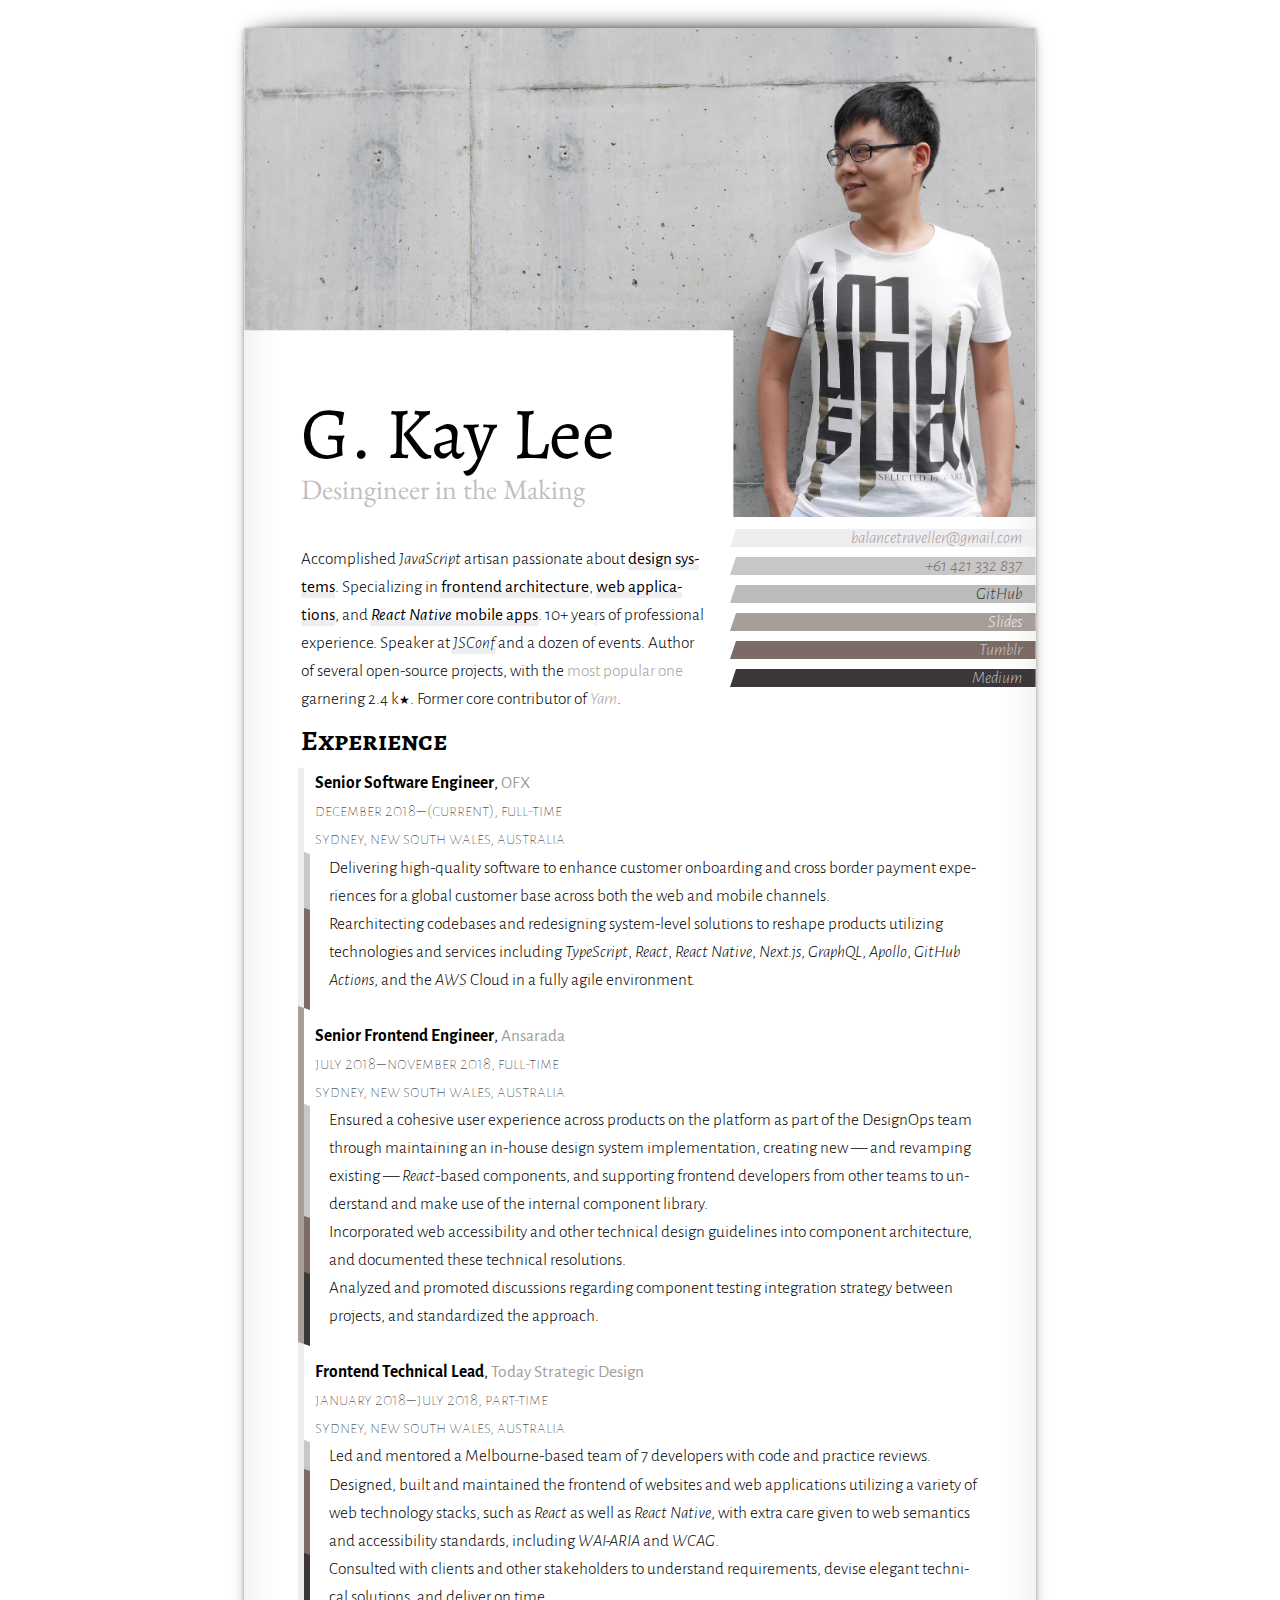
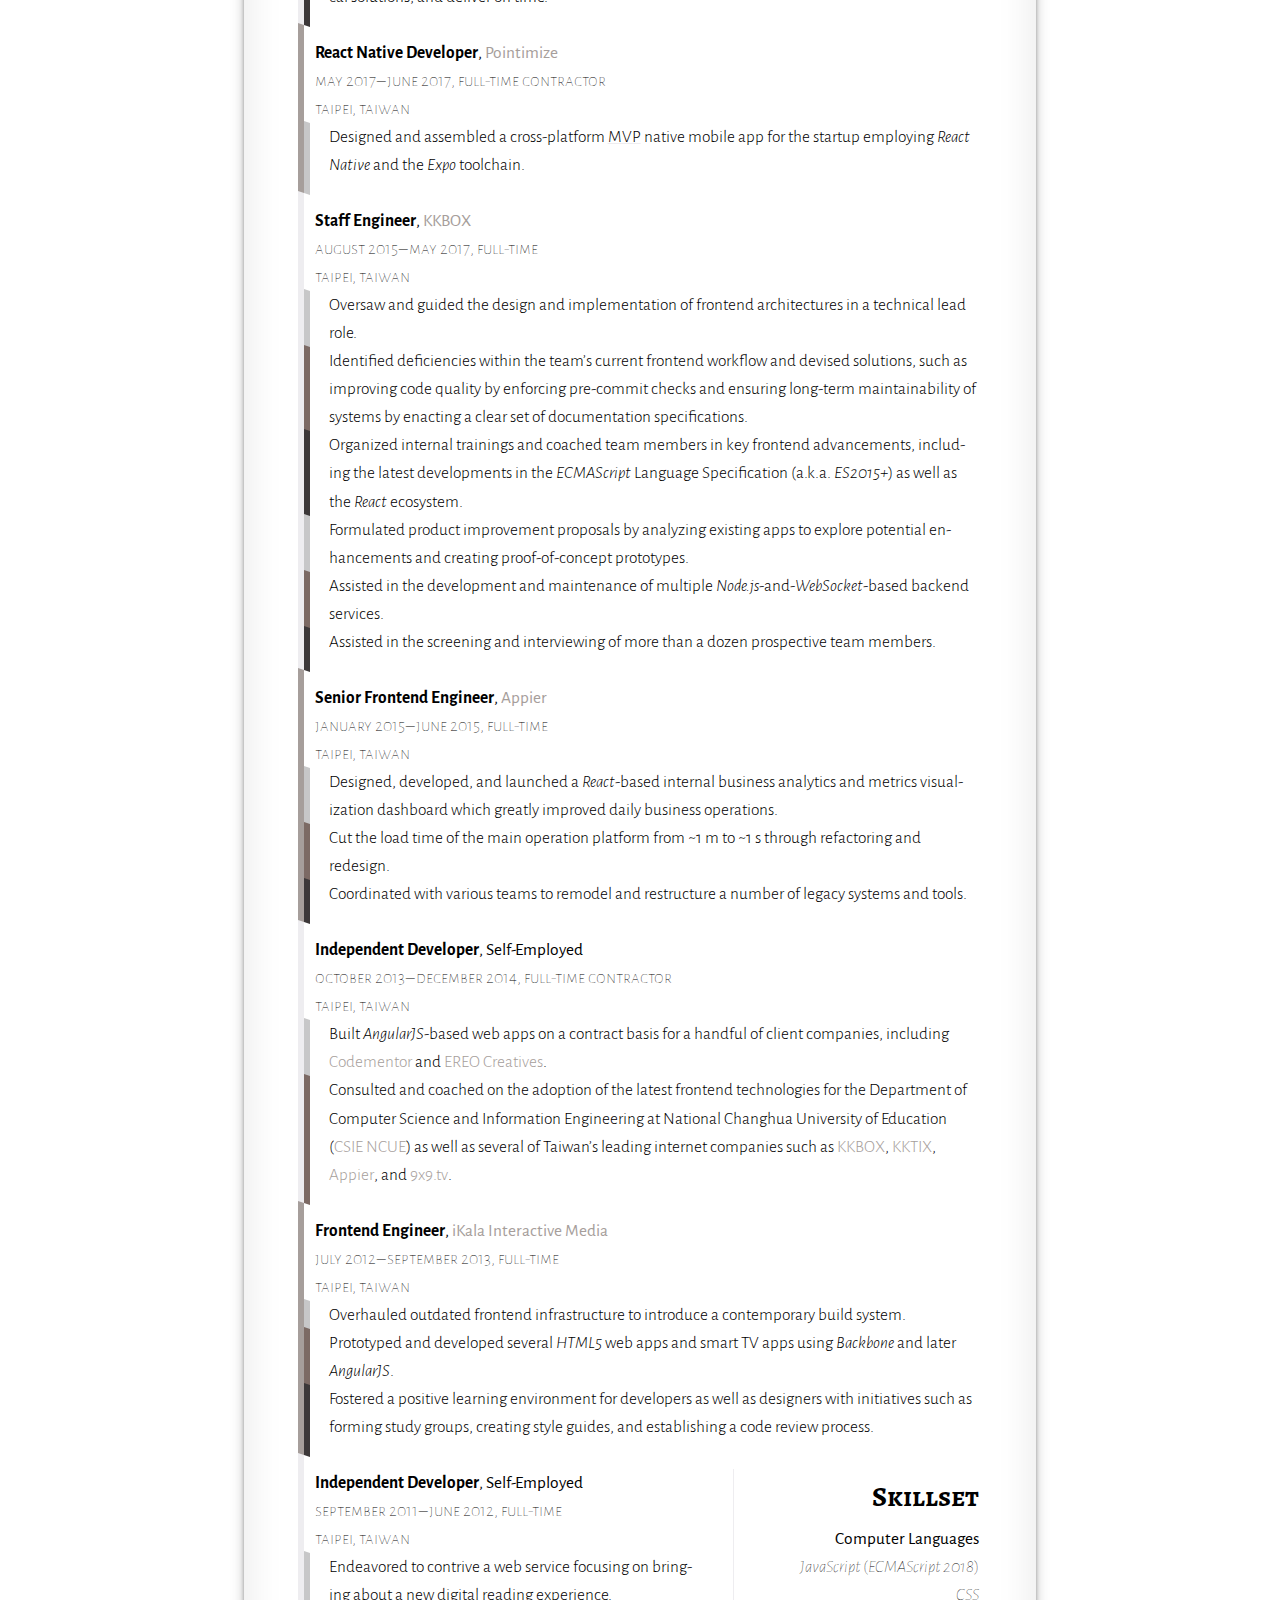
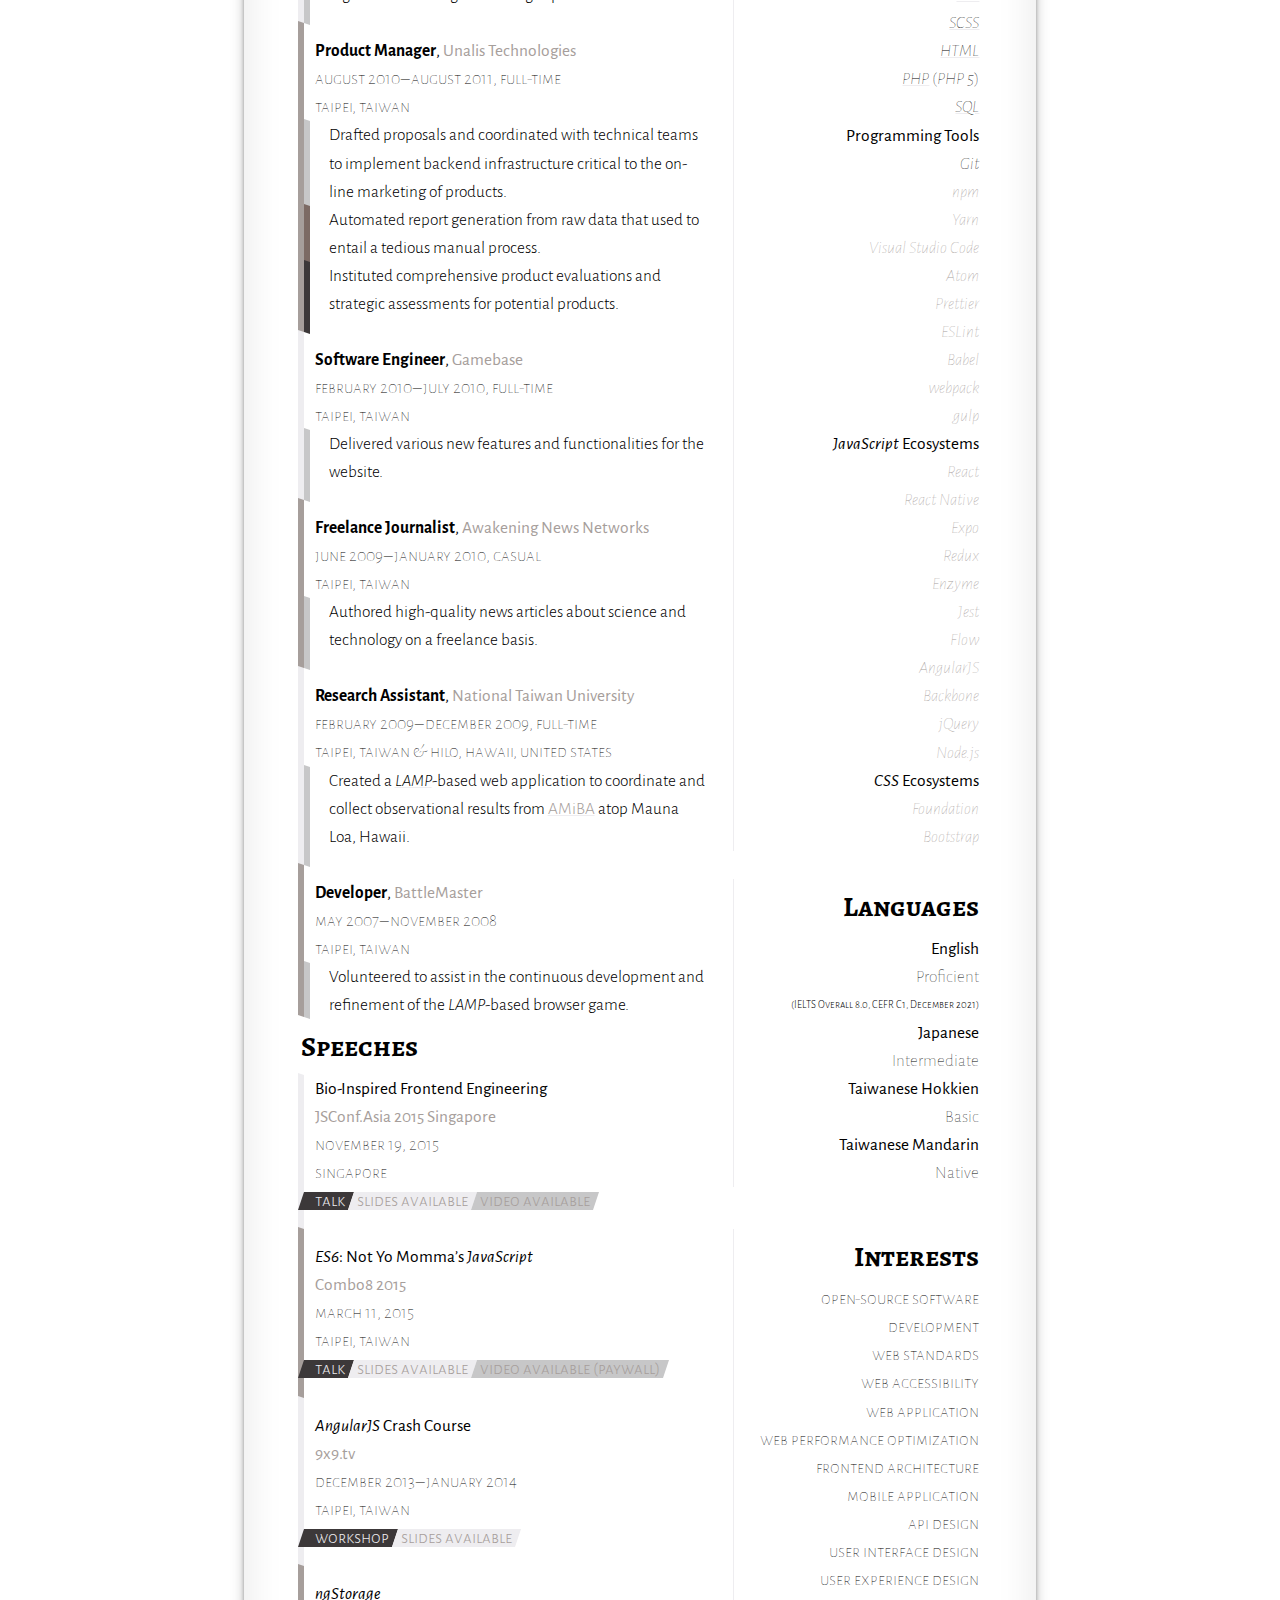
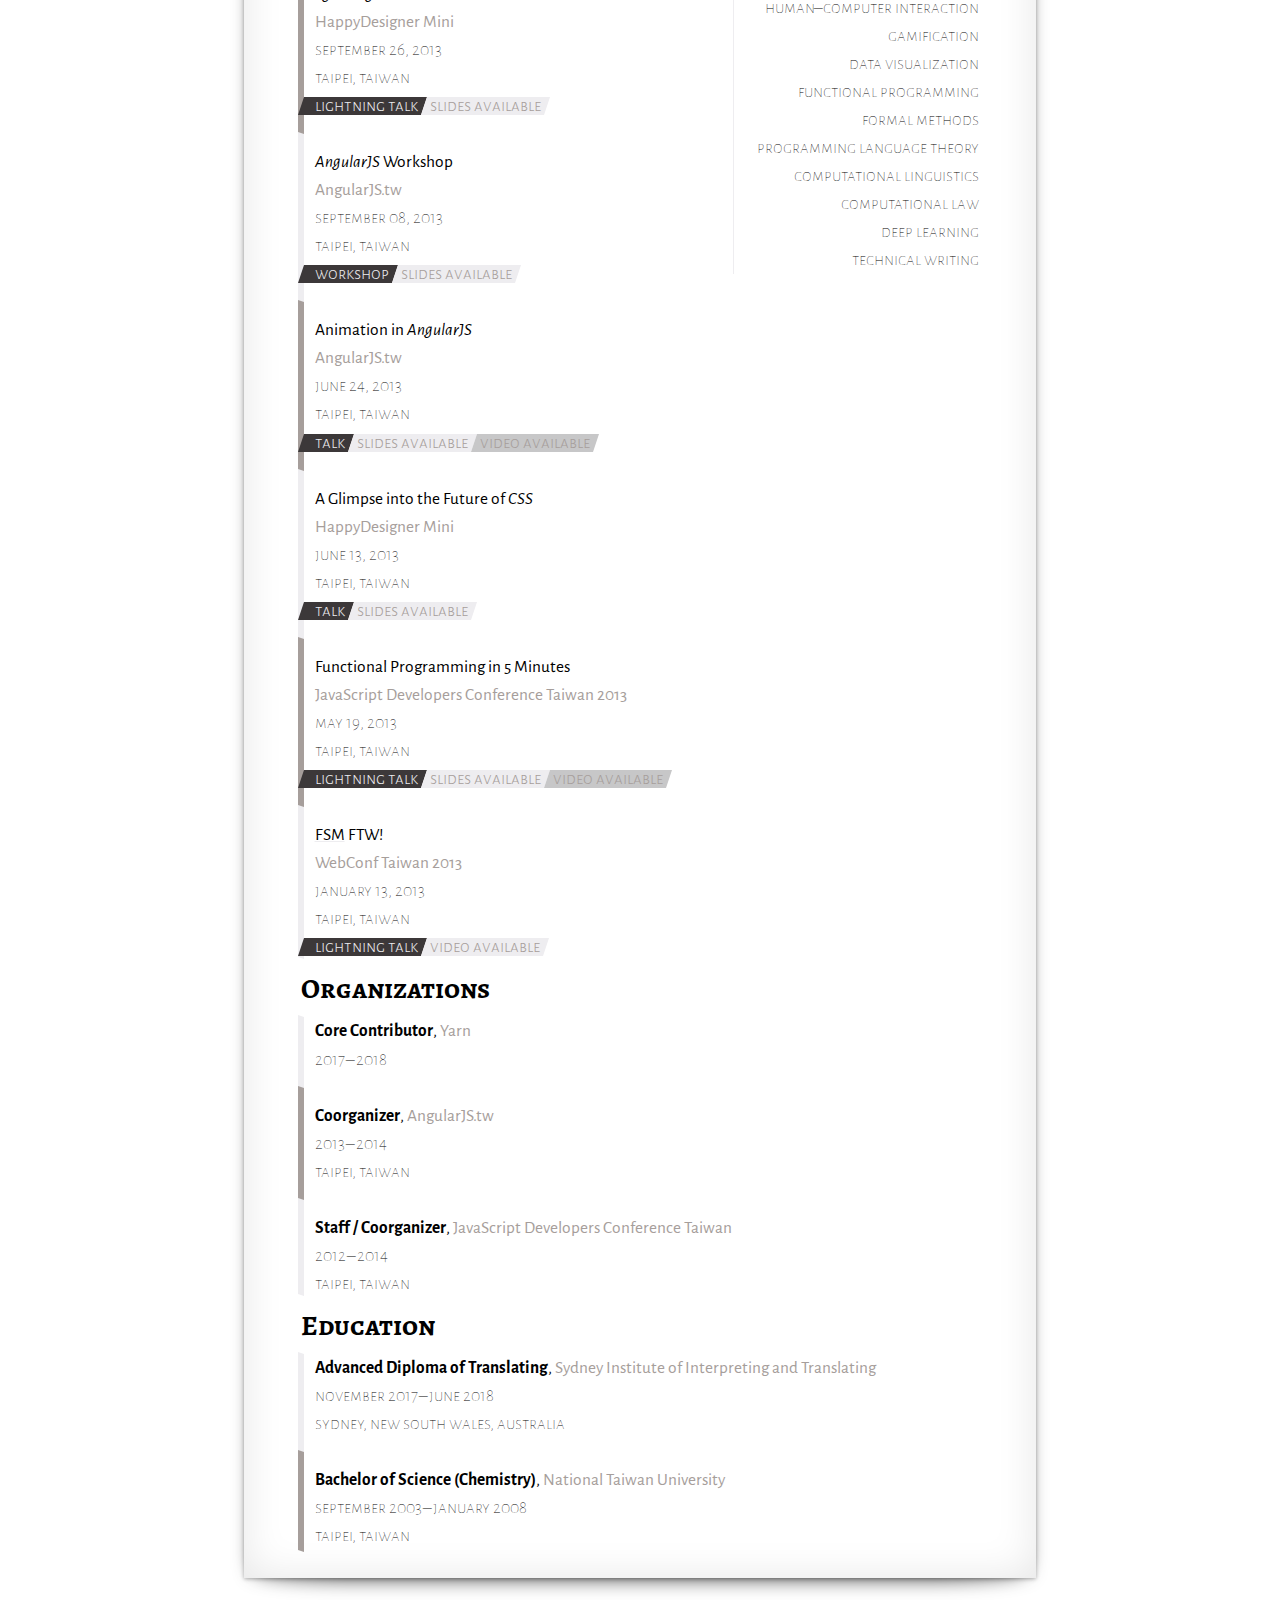
<file: index.html>
<!DOCTYPE html>
<html lang="en" class="config｡modular-scale config｡grid config｡normalization config｡border-box config｡vertical-rhythm config｡vertical-rhythm-guide">

  <head>

    <meta charset="UTF-8">
    <title>G. Kay Lee: Résumé</title>
    <meta name="description" content="Accomplished JavaScript artisan passionate about design systems. Specializing in frontend architecture, web applications, and React Native mobile apps. 10+ years of professional experience. Speaker at JSConf and a dozen of events. Author of several open-source projects, with the most popular one garnering 2.4 k★. Former core contributor of Yarn.">

  </head>

  <body id="this" class="component｡visual｡paper">

    <link rel="stylesheet" href="/styles/résumé.css">

    <header id="this⟦header⟧" class="component｡structural｡frame">
      <h1 id="this⟦header⟧⟦heading⟧">G. Kay Lee</h1>
      <p id="this⟦header⟧⟦subheading⟧" class="component｡structural｡subheading">Desingineer in the Making</p>
      <img id="this⟦header⟧⟦portraiture⟧" alt="Portraiture of G. Kay Lee, wearing a white tee with the words “im unusual”" src="/images/portraiture.jpg">
    </header>

    <section id="this⟦contact⟧">
      <h1 class="component｡visual｡✘">Contact</h1>
      <address>
        <ul class="component｡structural｡tags">
          <li class="component｡visual｡highlighter-strikethrough">
            <a class="component｡visual｡highlighter-underline" href="mailto:balancetraveller@gmail.com">balancetraveller@gmail.com</a>
          </li>
          <li class="component｡visual｡highlighter-strikethrough">
            <a class="component｡visual｡highlighter-underline" href="tel:+61421332837">+61 421 332 837</a>
          </li>
          <li class="component｡visual｡highlighter-strikethrough">
            <a class="component｡visual｡highlighter-underline" href="https://github.com/gsklee/" target="_blank">GitHub</a>
          </li>
          <li class="component｡visual｡highlighter-strikethrough">
            <a class="component｡visual｡highlighter-underline" href="https://slides.com/gsklee/" target="_blank">Slides</a>
          </li>
          <li class="component｡visual｡highlighter-strikethrough">
            <a class="component｡visual｡highlighter-underline" href="https://gsklee.tumblr.com" target="_blank">Tumblr</a>
          </li>
          <li class="component｡visual｡highlighter-strikethrough">
            <a class="component｡visual｡highlighter-underline" href="https://medium.com/@gsklee/" target="_blank">Medium</a>
          </li>
        </ul>
      </address>
    </section>

    <section id="this⟦summary⟧">
      <h1 class="component｡visual｡✘">Summary</h1>
      <p>
        Accomplished <i class="content｡contextual｡technical-term">JavaScript</i> artisan passionate about <strong class="component｡visual｡highlighter-underline">design systems</strong>.
        Specializing in <strong class="component｡visual｡highlighter-underline">frontend architecture</strong>, <strong class="component｡visual｡highlighter-underline">web applications</strong>, and <strong class="component｡visual｡highlighter-underline"><i class="content｡contextual｡technical-term">React Native</i> mobile apps</strong>.
        10+ years of professional experience.
        Speaker at <em class="component｡visual｡highlighter-underline">JSConf</em> and a dozen of events.
        Author of several open-source projects, with the <a class="component｡visual｡highlighter-underline" href="https://github.com/gsklee/ngStorage/" target="_blank">most popular one</a> garnering 2.4 k<span class="content｡typographical｡glyph-unavailable-in-alegreya">★</span>.
        Former core contributor of <a class="component｡visual｡highlighter-underline" href="https://github.com/yarnpkg/" target="_blank"><i class="content｡contextual｡technical-term">Yarn</i></a>.
      </p>
    </section>

    <section id="this⟦experience-major⟧">
      <h1>Experience</h1>
      <dl>
        <dt id="this⟦experience-major⟧⟦position⟧⟦7⟧" class="component｡visual｡highlighter-sideline-left">
          <b class="content｡focal｡job-title">Senior Software Engineer</b>,
          <a class="component｡visual｡highlighter-underline" href="https://ofx.com" target="_blank">OFX</a>
        </dt>
        <dd class="component｡visual｡highlighter-sideline-left">
          <p id="this⟦experience-major⟧⟦timespan⟧⟦7⟧">
            <time datetime="2018-12">December 2018</time> – <time datetime="2021-12">(Current)</time>, Full-time
          </p>
          <p id="this⟦experience-major⟧⟦location⟧⟦7⟧">Sydney, New South Wales, Australia</p>
          <ul>
            <li class="component｡visual｡highlighter-sideline-left">Delivering high-quality software to enhance customer onboarding and cross border payment experiences for a global customer base across both the web and mobile channels.</li>
            <li class="component｡visual｡highlighter-sideline-left">Rearchitecting codebases and redesigning system-level solutions to reshape products utilizing technologies and services including <i class="content｡contextual｡technical-term">TypeScript</i>, <i class="content｡contextual｡technical-term">React</i>, <i class="content｡contextual｡technical-term">React Native</i>, <i class="content｡contextual｡technical-term">Next.js</i>, <i class="content｡contextual｡technical-term">GraphQL</i>, <i class="content｡contextual｡technical-term">Apollo</i>, <i class="content｡contextual｡technical-term">GitHub Actions</i>, and the <i class="content｡contextual｡technical-term"><abbr class="component｡visual｡tooltip" title="Amazon Web Services">AWS</abbr></i> Cloud in a fully agile environment.</li>
          </ul>
        </dd>
        <dt id="this⟦experience-major⟧⟦position⟧⟦6⟧" class="component｡visual｡highlighter-sideline-left">
          <b class="content｡focal｡job-title">Senior Frontend Engineer</b>,
          <a class="component｡visual｡highlighter-underline" href="https://ansarada.com" target="_blank">Ansarada</a>
        </dt>
        <dd class="component｡visual｡highlighter-sideline-left">
          <p id="this⟦experience-major⟧⟦timespan⟧⟦6⟧">
            <time datetime="2018-07">July 2018</time> – <time datetime="2018-11">November 2018</time>, Full-time
          </p>
          <p id="this⟦experience-major⟧⟦location⟧⟦6⟧">Sydney, New South Wales, Australia</p>
          <ul>
            <li class="component｡visual｡highlighter-sideline-left">Ensured a cohesive user experience across products on the platform as part of the DesignOps team through maintaining an in-house design system implementation, creating new — and revamping existing — <i class="content｡contextual｡technical-term">React</i>-based components, and supporting frontend developers from other teams to understand and make use of the internal component library.</li>
            <li class="component｡visual｡highlighter-sideline-left">Incorporated web accessibility and other technical design guidelines into component architecture, and documented these technical resolutions.</li>
            <li class="component｡visual｡highlighter-sideline-left">Analyzed and promoted discussions regarding component testing integration strategy between projects, and standardized the approach.</li>
          </ul>
        </dd>
        <dt id="this⟦experience-major⟧⟦position⟧⟦5⟧" class="component｡visual｡highlighter-sideline-left">
          <b class="content｡focal｡job-title">Frontend Technical Lead</b>,
          <a class="component｡visual｡highlighter-underline" href="https://today.design" target="_blank">Today Strategic Design</a>
        </dt>
        <dd class="component｡visual｡highlighter-sideline-left">
          <p id="this⟦experience-major⟧⟦timespan⟧⟦5⟧">
            <time datetime="2018-01">January 2018</time> – <time datetime="2018-07">July 2018</time>, Part-time
          </p>
          <p id="this⟦experience-major⟧⟦location⟧⟦5⟧">Sydney, New South Wales, Australia</p>
          <ul>
            <li class="component｡visual｡highlighter-sideline-left">Led and mentored a Melbourne-based team of 7 developers with code and practice reviews.</li>
            <li class="component｡visual｡highlighter-sideline-left">Designed, built and maintained the frontend of websites and web applications utilizing a variety of web technology stacks, such as <i class="content｡contextual｡technical-term">React</i> as well as <i class="content｡contextual｡technical-term">React Native</i>, with extra care given to web semantics and accessibility standards, including <i class="content｡contextual｡technical-term">WAI-ARIA</i> and <i class="content｡contextual｡technical-term">WCAG</i>.</li>
            <li class="component｡visual｡highlighter-sideline-left">Consulted with clients and other stakeholders to understand requirements, devise elegant technical solutions, and deliver on time.</li>
          </ul>
        </dd>
        <dt id="this⟦experience-major⟧⟦position⟧⟦4⟧" class="component｡visual｡highlighter-sideline-left">
          <b class="content｡focal｡job-title">React Native Developer</b>,
          <a class="component｡visual｡highlighter-underline" href="https://web.archive.org/web/20180706150840/http://pointimize.com/" target="_blank">Pointimize</a>
        </dt>
        <dd class="component｡visual｡highlighter-sideline-left">
          <p id="this⟦experience-major⟧⟦timespan⟧⟦4⟧">
            <time datetime="2017-05">May 2017</time> – <time datetime="2017-06">June 2017</time>, Full-time Contractor
          </p>
          <p id="this⟦experience-major⟧⟦location⟧⟦4⟧">Taipei, Taiwan</p>
          <ul>
            <li class="component｡visual｡highlighter-sideline-left">Designed and assembled a cross-platform <abbr class="component｡visual｡tooltip" title="Minimum Viable Product">MVP</abbr> native mobile app for the startup employing <i class="content｡contextual｡technical-term">React Native</i> and the <i class="content｡contextual｡technical-term">Expo</i> toolchain.</li>
          </ul>
        </dd>
        <dt id="this⟦experience-major⟧⟦position⟧⟦3⟧" class="component｡visual｡highlighter-sideline-left">
          <b class="content｡focal｡job-title">Staff Engineer</b>,
          <a class="component｡visual｡highlighter-underline" href="https://kkbox.com" target="_blank">KKBOX</a>
        </dt>
        <dd class="component｡visual｡highlighter-sideline-left">
          <p id="this⟦experience-major⟧⟦timespan⟧⟦3⟧">
            <time datetime="2015-08">August 2015</time> – <time datetime="2017-05">May 2017</time>, Full-time
          </p>
          <p id="this⟦experience-major⟧⟦location⟧⟦3⟧">Taipei, Taiwan</p>
          <ul>
            <li class="component｡visual｡highlighter-sideline-left">Oversaw and guided the design and implementation of frontend architectures in a technical lead role.</li>
            <li class="component｡visual｡highlighter-sideline-left">Identified deficiencies within the team’s current frontend workflow and devised solutions, such as improving code quality by enforcing pre-commit checks and ensuring long-term maintainability of systems by enacting a clear set of documentation specifications.</li>
            <li class="component｡visual｡highlighter-sideline-left">Organized internal trainings and coached team members in key frontend advancements, including the latest developments in the <i class="content｡contextual｡technical-term">ECMAScript</i> Language Specification (a.k.a. <i class="content｡contextual｡technical-term">ES2015+</i>) as well as the <i class="content｡contextual｡technical-term">React</i> ecosystem.</li>
            <li class="component｡visual｡highlighter-sideline-left">Formulated product improvement proposals by analyzing existing apps to explore potential enhancements and creating proof-of-concept prototypes.</li>
            <li class="component｡visual｡highlighter-sideline-left">Assisted in the development and maintenance of multiple <i class="content｡contextual｡technical-term">Node.js</i>-and-<i class="content｡contextual｡technical-term">WebSocket</i>-based backend services.</li>
            <li class="component｡visual｡highlighter-sideline-left">Assisted in the screening and interviewing of more than a dozen prospective team members.</li>
          </ul>
        </dd>
        <dt id="this⟦experience-major⟧⟦position⟧⟦2⟧" class="component｡visual｡highlighter-sideline-left">
          <b class="content｡focal｡job-title">Senior Frontend Engineer</b>,
          <a class="component｡visual｡highlighter-underline" href="https://appier.com" target="_blank">Appier</a>
        </dt>
        <dd class="component｡visual｡highlighter-sideline-left">
          <p id="this⟦experience-major⟧⟦timespan⟧⟦2⟧">
            <time datetime="2015-01">January 2015</time> – <time datetime="2015-06">June 2015</time>, Full-time
          </p>
          <p id="this⟦experience-major⟧⟦location⟧⟦2⟧">Taipei, Taiwan</p>
          <ul>
            <li class="component｡visual｡highlighter-sideline-left">Designed, developed, and launched a <i class="content｡contextual｡technical-term">React</i>-based internal business analytics and metrics visualization dashboard which greatly improved daily business operations.</li>
            <li class="component｡visual｡highlighter-sideline-left">Cut the load time of the main operation platform from ~1 m to ~1 s through refactoring and redesign.</li>
            <li class="component｡visual｡highlighter-sideline-left">Coordinated with various teams to remodel and restructure a number of legacy systems and tools.</li>
          </ul>
        </dd>
        <dt id="this⟦experience-major⟧⟦position⟧⟦1⟧" class="component｡visual｡highlighter-sideline-left">
          <b class="content｡focal｡job-title">Independent Developer</b>,
          Self-Employed
        </dt>
        <dd class="component｡visual｡highlighter-sideline-left">
          <p id="this⟦experience-major⟧⟦timespan⟧⟦1⟧">
            <time datetime="2013-10">October 2013</time> – <time datetime="2014-12">December 2014</time>, Full-time Contractor
          </p>
          <p id="this⟦experience-major⟧⟦location⟧⟦1⟧">Taipei, Taiwan</p>
          <ul>
            <li class="component｡visual｡highlighter-sideline-left">
              Built <i class="content｡contextual｡technical-term">AngularJS</i>-based web apps on a contract basis for a handful of client companies, including
              <a class="component｡visual｡highlighter-underline" href="https://codementor.io" target="_blank">Codementor</a>
              and <a class="component｡visual｡highlighter-underline" href="https://ereo-creatives.com" target="_blank">EREO Creatives</a>.
            </li>
            <li class="component｡visual｡highlighter-sideline-left">
              Consulted and coached on the adoption of the latest frontend technologies for the Department of Computer Science and Information Engineering at National Changhua University of Education
              (<a class="component｡visual｡highlighter-underline" href="http://www.csie.ncue.edu.tw/csie/" target="_blank">CSIE NCUE</a>)
              as well as several of Taiwan’s leading internet companies such as
              <a class="component｡visual｡highlighter-underline" href="https://kkbox.com" target="_blank">KKBOX</a>,
              <a class="component｡visual｡highlighter-underline" href="https://kktix.com" target="_blank">KKTIX</a>,
              <a class="component｡visual｡highlighter-underline" href="https://appier.com" target="_blank">Appier</a>,
              and <a class="component｡visual｡highlighter-underline" href="https://web.archive.org/web/20160321212010/http://www.9x9.tv/en/" target="_blank">9x9.tv</a>.
            </li>
          </ul>
        </dd>
        <dt id="this⟦experience-major⟧⟦position⟧⟦0⟧" class="component｡visual｡highlighter-sideline-left">
          <b class="content｡focal｡job-title">Frontend Engineer</b>,
          <a class="component｡visual｡highlighter-underline" href="https://ikala.tv" target="_blank">iKala Interactive Media</a>
        </dt>
        <dd class="component｡visual｡highlighter-sideline-left">
          <p id="this⟦experience-major⟧⟦timespan⟧⟦0⟧">
            <time datetime="2012-07">July 2012</time> – <time datetime="2013-09">September 2013</time>, Full-time
          </p>
          <p id="this⟦experience-major⟧⟦location⟧⟦0⟧">Taipei, Taiwan</p>
          <ul>
            <li class="component｡visual｡highlighter-sideline-left">Overhauled outdated frontend infrastructure to introduce a contemporary build system.</li>
            <li class="component｡visual｡highlighter-sideline-left">Prototyped and developed several <i class="content｡contextual｡technical-term">HTML5</i> web apps and smart TV apps using <i class="content｡contextual｡technical-term">Backbone</i> and later <i class="content｡contextual｡technical-term">AngularJS</i>.</li>
            <li class="component｡visual｡highlighter-sideline-left">Fostered a positive learning environment for developers as well as designers with initiatives such as forming study groups, creating style guides, and establishing a code review process.</li>
          </ul>
        </dd>
      </dl>
    </section>

    <section id="this⟦experience-minor⟧">
      <h1 class="component｡visual｡✘">Minor Experience</h1>
      <dl>
        <dt id="this⟦experience-minor⟧⟦position⟧⟦5⟧" class="component｡visual｡highlighter-sideline-left">
          <b class="content｡focal｡job-title">Independent Developer</b>,
          Self-Employed
        </dt>
        <dd class="component｡visual｡highlighter-sideline-left">
          <p id="this⟦experience-minor⟧⟦timespan⟧⟦5⟧">
            <time datetime="2011-09">September 2011</time> – <time datetime="2012-06">June 2012</time>, Full-time
          </p>
          <p id="this⟦experience-minor⟧⟦location⟧⟦5⟧">Taipei, Taiwan</p>
          <ul>
            <li class="component｡visual｡highlighter-sideline-left">Endeavored to contrive a web service focusing on bringing about a new digital reading experience.</li>
          </ul>
        </dd>
        <dt id="this⟦experience-minor⟧⟦position⟧⟦4⟧" class="component｡visual｡highlighter-sideline-left">
          <b class="content｡focal｡job-title">Product Manager</b>,
          <a class="component｡visual｡highlighter-underline" href="https://web.archive.org/web/20180321100148/http://www.unalis.com.tw:80/" target="_blank">Unalis Technologies</a>
        </dt>
        <dd class="component｡visual｡highlighter-sideline-left">
          <p id="this⟦experience-minor⟧⟦timespan⟧⟦4⟧">
            <time datetime="2010-08">August 2010</time> – <time datetime="2011-08">August 2011</time>, Full-time
          </p>
          <p id="this⟦experience-minor⟧⟦location⟧⟦4⟧">Taipei, Taiwan</p>
          <ul>
            <li class="component｡visual｡highlighter-sideline-left">Drafted proposals and coordinated with technical teams to implement backend infrastructure critical to the online marketing of products.</li>
            <li class="component｡visual｡highlighter-sideline-left">Automated report generation from raw data that used to entail a tedious manual process.</li>
            <li class="component｡visual｡highlighter-sideline-left">Instituted comprehensive product evaluations and strategic assessments for potential products.</li>
          </ul>
        </dd>
        <dt id="this⟦experience-minor⟧⟦position⟧⟦3⟧" class="component｡visual｡highlighter-sideline-left">
          <b class="content｡focal｡job-title">Software Engineer</b>,
          <a class="component｡visual｡highlighter-underline" href="https://gamebase.com.tw" target="_blank">Gamebase</a>
        </dt>
        <dd class="component｡visual｡highlighter-sideline-left">
          <p id="this⟦experience-minor⟧⟦timespan⟧⟦3⟧">
            <time datetime="2010-02">February 2010</time> – <time datetime="2010-07">July 2010</time>, Full-time
          </p>
          <p id="this⟦experience-minor⟧⟦location⟧⟦3⟧">Taipei, Taiwan</p>
          <ul>
            <li class="component｡visual｡highlighter-sideline-left">Delivered various new features and functionalities for the website.</li>
          </ul>
        </dd>
        <dt id="this⟦experience-minor⟧⟦position⟧⟦2⟧" class="component｡visual｡highlighter-sideline-left">
          <b class="content｡focal｡job-title">Freelance Journalist</b>,
          <a class="component｡visual｡highlighter-underline" href="https://anntw.com" target="_blank">Awakening News Networks</a>
        </dt>
        <dd class="component｡visual｡highlighter-sideline-left">
          <p id="this⟦experience-minor⟧⟦timespan⟧⟦2⟧">
            <time datetime="2009-06">June 2009</time> – <time datetime="2010-01">January 2010</time>, Casual
          </p>
          <p id="this⟦experience-minor⟧⟦location⟧⟦2⟧">Taipei, Taiwan</p>
          <ul>
            <li class="component｡visual｡highlighter-sideline-left">Authored high-quality news articles about science and technology on a freelance basis.</li>
          </ul>
        </dd>
        <dt id="this⟦experience-minor⟧⟦position⟧⟦1⟧" class="component｡visual｡highlighter-sideline-left">
          <b class="content｡focal｡job-title">Research Assistant</b>,
          <a class="component｡visual｡highlighter-underline" href="https://www.ntu.edu.tw/english/" target="_blank">National Taiwan University</a>
        </dt>
        <dd class="component｡visual｡highlighter-sideline-left">
          <p id="this⟦experience-minor⟧⟦timespan⟧⟦1⟧">
            <time datetime="2009-02">February 2009</time> – <time datetime="2009-12">December 2009</time>, Full-time
          </p>
          <p id="this⟦experience-minor⟧⟦location⟧⟦1⟧">Taipei, Taiwan & Hilo, Hawaii, United States</p>
          <ul>
            <li class="component｡visual｡highlighter-sideline-left">Created a <i class="content｡contextual｡technical-term"><abbr class="component｡visual｡tooltip" title="Linux, Apache, MySQL, and PHP">LAMP</abbr></i>-based web application to coordinate and collect observational results from <a class="component｡visual｡highlighter-underline" href="http://ytla.asiaa.sinica.edu.tw" target="_blank"><abbr class="component｡visual｡tooltip" title="Yuan-Tseh Lee Array for Microwave Background Anisotropy">AMiBA</abbr></a> atop Mauna Loa, Hawaii.</li>
          </ul>
        </dd>
        <dt id="this⟦experience-minor⟧⟦position⟧⟦0⟧" class="component｡visual｡highlighter-sideline-left">
          <b class="content｡focal｡job-title">Developer</b>,
          <a class="component｡visual｡highlighter-underline" href="https://battlemaster.org" target="_blank">BattleMaster</a>
        </dt>
        <dd class="component｡visual｡highlighter-sideline-left">
          <p id="this⟦experience-minor⟧⟦timespan⟧⟦0⟧">
            <time datetime="2007-05">May 2007</time> – <time datetime="2008-11">November 2008</time>
          </p>
          <p id="this⟦experience-minor⟧⟦location⟧⟦0⟧">Taipei, Taiwan</p>
          <ul>
            <li class="component｡visual｡highlighter-sideline-left">Volunteered to assist in the continuous development and refinement of the <i class="content｡contextual｡technical-term">LAMP</i>-based browser game.</li>
          </ul>
        </dd>
      </dl>
    </section>

    <section id="this⟦speeches⟧">
      <h1 class="component｡visual｡highlighter-sideline-left">Speeches</h1>
      <dl>
        <dt class="component｡visual｡highlighter-sideline-left">
          <b class="content｡focal｡speech-title">Bio-Inspired Frontend Engineering</b>
        </dt>
        <dd class="component｡visual｡highlighter-sideline-left">
          <p id="this⟦speeches⟧⟦event⟧⟦8⟧" >
            <a class="component｡visual｡highlighter-underline" href="https://2015.jsconf.asia" target="_blank">JSConf.Asia 2015 Singapore</a>
          </p>
          <p id="this⟦speeches⟧⟦date⟧⟦8⟧">
            <time datetime="2015-11-19">November 19, 2015</time>
          </p>
          <p id="this⟦speeches⟧⟦location⟧⟦8⟧">Singapore</p>
          <ul class="component｡structural｡tags">
            <li class="component｡visual｡highlighter-strikethrough">talk</li>
            <li class="component｡visual｡highlighter-strikethrough">
              <a class="component｡visual｡highlighter-underline" href="https://slides.com/gsklee/bio-inspired-frontend-engineering/" target="_blank">slides available</a>
            </li>
            <li class="component｡visual｡highlighter-strikethrough">
              <a class="component｡visual｡highlighter-underline" href="https://youtube.com/watch?v=D2o005ucV30" target="_blank">video available</a>
            </li>
          </ul>
        </dd>
        <dt class="component｡visual｡highlighter-sideline-left">
          <b class="content｡focal｡speech-title">
            <i class="content｡contextual｡technical-term">ES6</i>: Not Yo Momma’s <i class="content｡contextual｡technical-term">JavaScript</i>
          </b>
        </dt>
        <dd class="component｡visual｡highlighter-sideline-left">
          <p id="this⟦speeches⟧⟦event⟧⟦7⟧">
            <a class="component｡visual｡highlighter-underline" href="https://event.livehouse.in/2015/combo8/" target="_blank">Combo8 2015</a>
          </p>
          <p id="this⟦speeches⟧⟦date⟧⟦7⟧">
            <time datetime="2015-03-11">March 11, 2015</time>
          </p>
          <p id="this⟦speeches⟧⟦location⟧⟦7⟧">Taipei, Taiwan</p>
          <ul class="component｡structural｡tags">
            <li class="component｡visual｡highlighter-strikethrough">talk</li>
            <li class="component｡visual｡highlighter-strikethrough">
              <a class="component｡visual｡highlighter-underline" href="https://slides.com/gsklee/es6-not-yo-mommas-javascript/" target="_blank">slides available</a>
            </li>
            <li class="component｡visual｡highlighter-strikethrough">
              <a class="component｡visual｡highlighter-underline" href="https://livehouse.in/channel/combo8/record/-Jk7do6588-rw3J-xZmF/" target="_blank">video available (paywall)</a>
            </li>
          </ul>
        </dd>
        <dt class="component｡visual｡highlighter-sideline-left">
          <b class="content｡focal｡speech-title">
            <i class="content｡contextual｡technical-term">AngularJS</i> Crash Course
          </b>
        </dt>
        <dd class="component｡visual｡highlighter-sideline-left">
          <p id="this⟦speeches⟧⟦event⟧⟦6⟧">
            <a class="component｡visual｡highlighter-underline" href="https://web.archive.org/web/20160321212010/http://www.9x9.tv/en/" target="_blank">9x9.tv</a>
          </p>
          <p id="this⟦speeches⟧⟦date⟧⟦6⟧">
            <time datetime="2013-12">December 2013</time> – <time datetime="2014-01">January 2014</time>
          </p>
          <p id="this⟦speeches⟧⟦location⟧⟦6⟧">Taipei, Taiwan</p>
          <ul class="component｡structural｡tags">
            <li class="component｡visual｡highlighter-strikethrough">workshop</li>
            <li class="component｡visual｡highlighter-strikethrough">
              <a class="component｡visual｡highlighter-underline" href="https://slides.com/gsklee/" target="_blank">slides available</a>
            </li>
          </ul>
        </dd>
        <dt class="component｡visual｡highlighter-sideline-left">
          <b class="content｡focal｡speech-title">
            <i class="content｡contextual｡technical-term">ngStorage</i>
          </b>
        </dt>
        <dd class="component｡visual｡highlighter-sideline-left">
          <p id="this⟦speeches⟧⟦event⟧⟦5⟧">
            <a class="component｡visual｡highlighter-underline" href="https://happydesigner.kktix.cc/events/happydesigner-mini-4/" target="_blank">HappyDesigner Mini</a>
          </p>
          <p id="this⟦speeches⟧⟦date⟧⟦5⟧">
            <time datetime="2013-09-26">September 26, 2013</time>
          </p>
          <p id="this⟦speeches⟧⟦location⟧⟦5⟧">Taipei, Taiwan</p>
          <ul class="component｡structural｡tags">
            <li class="component｡visual｡highlighter-strikethrough">lightning talk</li>
            <li class="component｡visual｡highlighter-strikethrough">
              <a class="component｡visual｡highlighter-underline" href="https://slides.com/gsklee/ngstorage/" target="_blank">slides available</a>
            </li>
          </ul>
        </dd>
        <dt class="component｡visual｡highlighter-sideline-left">
          <b class="content｡focal｡speech-title">
            <i class="content｡contextual｡technical-term">AngularJS</i> Workshop
          </b>
        </dt>
        <dd class="component｡visual｡highlighter-sideline-left">
          <p id="this⟦speeches⟧⟦event⟧⟦4⟧">
            <a class="component｡visual｡highlighter-underline" href="https://angularjs-tw.kktix.cc/events/angularjsworkshop/" target="_blank">AngularJS.tw</a>
          </p>
          <p id="this⟦speeches⟧⟦date⟧⟦4⟧">
            <time datetime="2013-09-08">September 08, 2013</time>
          </p>
          <p id="this⟦speeches⟧⟦location⟧⟦4⟧">Taipei, Taiwan</p>
          <ul class="component｡structural｡tags">
            <li class="component｡visual｡highlighter-strikethrough">workshop</li>
            <li class="component｡visual｡highlighter-strikethrough">
              <a class="component｡visual｡highlighter-underline" href="https://slides.com/gsklee/angular-demo-barchart/" target="_blank">slides available</a>
            </li>
          </ul>
        </dd>
        <dt class="component｡visual｡highlighter-sideline-left">
          <b class="content｡focal｡speech-title">
            Animation in <i class="content｡contextual｡technical-term">AngularJS</i>
          </b>
        </dt>
        <dd class="component｡visual｡highlighter-sideline-left">
          <p id="this⟦speeches⟧⟦event⟧⟦3⟧">
            <a class="component｡visual｡highlighter-underline" href="https://angularjs-tw.kktix.cc/events/angularjstw2/" target="_blank">AngularJS.tw</a>
          </p>
          <p id="this⟦speeches⟧⟦date⟧⟦3⟧">
            <time datetime="2013-06-24">June 24, 2013</time>
          </p>
          <p id="this⟦speeches⟧⟦location⟧⟦3⟧">Taipei, Taiwan</p>
          <ul class="component｡structural｡tags">
            <li class="component｡visual｡highlighter-strikethrough">talk</li>
            <li class="component｡visual｡highlighter-strikethrough">
              <a class="component｡visual｡highlighter-underline" href="https://slides.com/gsklee/animation-in-angularjs/" target="_blank">slides available</a>
            </li>
            <li class="component｡visual｡highlighter-strikethrough">
              <a class="component｡visual｡highlighter-underline" href="https://youtube.com/watch?v=zELeclltVAo" target="_blank">video available</a>
            </li>
          </ul>
        </dd>
        <dt class="component｡visual｡highlighter-sideline-left">
          <b class="content｡focal｡speech-title">
            A Glimpse into the Future of <i class="content｡contextual｡technical-term">CSS</i>
          </b>
        </dt>
        <dd class="component｡visual｡highlighter-sideline-left">
          <p id="this⟦speeches⟧⟦event⟧⟦2⟧">
            <a class="component｡visual｡highlighter-underline" href="https://happydesigner.kktix.cc/events/happydesigner-mini-1/" target="_blank">HappyDesigner Mini</a>
          </p>
          <p id="this⟦speeches⟧⟦date⟧⟦2⟧">
            <time datetime="2013-06-13">June 13, 2013</time>
          </p>
          <p id="this⟦speeches⟧⟦location⟧⟦2⟧">Taipei, Taiwan</p>
          <ul class="component｡structural｡tags">
            <li class="component｡visual｡highlighter-strikethrough">talk</li>
            <li class="component｡visual｡highlighter-strikethrough">
              <a class="component｡visual｡highlighter-underline" href="https://slides.com/gsklee/a-glimpse-into-the-future-of-css/" target="_blank">slides available</a>
            </li>
          </ul>
        </dd>
        <dt class="component｡visual｡highlighter-sideline-left">
          <b class="content｡focal｡speech-title">Functional Programming in 5 Minutes</b>
        </dt>
        <dd class="component｡visual｡highlighter-sideline-left">
          <p id="this⟦speeches⟧⟦event⟧⟦1⟧">
            <a class="component｡visual｡highlighter-underline" href="https://web.archive.org/web/20130519021659/http://jsdc.tw/" target="_blank">JavaScript Developers Conference Taiwan 2013</a>
          </p>
          <p id="this⟦speeches⟧⟦date⟧⟦1⟧">
            <time datetime="2013-05-19">May 19, 2013</time>
          </p>
          <p id="this⟦speeches⟧⟦location⟧⟦1⟧">Taipei, Taiwan</p>
          <ul class="component｡structural｡tags">
            <li class="component｡visual｡highlighter-strikethrough">lightning talk</li>
            <li class="component｡visual｡highlighter-strikethrough">
              <a class="component｡visual｡highlighter-underline" href="https://slides.com/gsklee/functional-programming-in-5-minutes/" target="_blank">slides available</a>
            </li>
            <li class="component｡visual｡highlighter-strikethrough">
              <a class="component｡visual｡highlighter-underline" href="https://youtube.com/watch?v=cBJ_NwfzcYw" target="_blank">video available</a>
            </li>
          </ul>
        </dd>
        <dt class="component｡visual｡highlighter-sideline-left">
          <b class="content｡focal｡speech-title">
            <abbr class="component｡visual｡tooltip" title="Finite-State Machine">FSM</abbr> FTW!
          </b>
        </dt>
        <dd class="component｡visual｡highlighter-sideline-left">
          <p id="this⟦speeches⟧⟦event⟧⟦0⟧">
            <a class="component｡visual｡highlighter-underline" href="http://webconf.tw" target="_blank">WebConf Taiwan 2013</a>
          </p>
          <p id="this⟦speeches⟧⟦date⟧⟦0⟧">
            <time datetime="2013-01-13">January 13, 2013</time>
          </p>
          <p id="this⟦speeches⟧⟦location⟧⟦0⟧">Taipei, Taiwan</p>
          <ul class="component｡structural｡tags">
            <li class="component｡visual｡highlighter-strikethrough">lightning talk</li>
            <li class="component｡visual｡highlighter-strikethrough">
              <a class="component｡visual｡highlighter-underline" href="https://youtube.com/watch?v=rAQfrel2iDw" target="_blank">video available</a>
            </li>
          </ul>
        </dd>
      </dl>
    </section>

    <section id="this⟦skillset⟧">
      <h1>Skillset</h1>
      <dl>
        <dt>
          <b class="content｡focal｡professional-skill">Computer Languages</b>
        </dt>
        <dd>
          <ul class="component｡structural｡tags">
            <li>
              <i class="content｡contextual｡technical-term">JavaScript</i>
              (<i class="content｡contextual｡technical-term">ECMAScript 2018</i>)
            </li>
            <li>
              <i class="content｡contextual｡technical-term"><abbr class="component｡visual｡tooltip" title="Cascading Style Sheets">CSS</abbr></i>
            </li>
            <li>
              <i class="content｡contextual｡technical-term"><abbr class="component｡visual｡tooltip" title="Sassy Cascading Style Sheets">SCSS</abbr></i>
            </li>
            <li>
              <i class="content｡contextual｡technical-term"><abbr class="component｡visual｡tooltip" title="Hypertext Markup Language">HTML</abbr></i>
            </li>
            <li>
              <i class="content｡contextual｡technical-term"><abbr class="component｡visual｡tooltip" title="PHP: Hypertext Preprocessor">PHP</abbr></i>
              (<i class="content｡contextual｡technical-term">PHP 5</i>)
            </li>
            <li>
              <i class="content｡contextual｡technical-term"><abbr class="component｡visual｡tooltip" title="Structured Query Language">SQL</abbr></i>
            </li>
          </ul>
        </dd>
        <dt>
          <b class="content｡focal｡professional-skill">Programming Tools</b>
        </dt>
        <dd>
          <ul class="component｡structural｡tags">
            <li>
              <i class="content｡contextual｡technical-term">Git</i>
            </li>
            <li>
              <a class="component｡visual｡highlighter-underline" href="https://github.com/npm/cli/" target="_blank">
                <i class="content｡contextual｡technical-term">npm</i>
              </a>
            </li>
            <li>
              <a class="component｡visual｡highlighter-underline" href="https://github.com/yarnpkg/yarn/" target="_blank">
                <i class="content｡contextual｡technical-term">Yarn</i>
              </a>
            </li>
            <li>
              <a class="component｡visual｡highlighter-underline" href="https://github.com/Microsoft/vscode/" target="_blank">
                <i class="content｡contextual｡technical-term">Visual Studio Code</i>
              </a>
            </li>
            <li>
              <a class="component｡visual｡highlighter-underline" href="https://github.com/atom/atom/" target="_blank">
                <i class="content｡contextual｡technical-term">Atom</i>
              </a>
            </li>
            <li>
              <a class="component｡visual｡highlighter-underline" href="https://github.com/prettier/prettier/" target="_blank">
                <i class="content｡contextual｡technical-term">Prettier</i>
              </a>
            </li>
            <li>
              <a class="component｡visual｡highlighter-underline" href="https://github.com/eslint/eslint/" target="_blank">
                <i class="content｡contextual｡technical-term">ESLint</i>
              </a>
            </li>
            <li>
              <a class="component｡visual｡highlighter-underline" href="https://github.com/babel/babel/" target="_blank">
                <i class="content｡contextual｡technical-term">Babel</i>
              </a>
            </li>
            <li>
              <a class="component｡visual｡highlighter-underline" href="https://github.com/webpack/webpack/" target="_blank">
                <i class="content｡contextual｡technical-term">webpack</i>
              </a>
            </li>
            <li>
              <a class="component｡visual｡highlighter-underline" href="https://github.com/gulpjs/gulp/" target="_blank">
                <i class="content｡contextual｡technical-term">gulp</i>
              </a>
            </li>
          </ul>
        </dd>
        <dt>
          <b class="content｡focal｡professional-skill">
            <i class="content｡contextual｡technical-term">JavaScript</i> Ecosystems
          </b>
        </dt>
        <dd>
          <ul class="component｡structural｡tags">
            <li>
              <a class="component｡visual｡highlighter-underline" href="https://github.com/facebook/react/" target="_blank">
                <i class="content｡contextual｡technical-term">React</i>
              </a>
            </li>
            <li>
              <a class="component｡visual｡highlighter-underline" href="https://github.com/facebook/react-native/" target="_blank">
                <i class="content｡contextual｡technical-term">React Native</i>
              </a>
            </li>
            <li>
              <a class="component｡visual｡highlighter-underline" href="https://github.com/expo/expo/" target="_blank">
                <i class="content｡contextual｡technical-term">Expo</i>
              </a>
            </li>
            <li>
              <a class="component｡visual｡highlighter-underline" href="https://github.com/reactjs/redux/" target="_blank">
                <i class="content｡contextual｡technical-term">Redux</i>
              </a>
            </li>
            <li>
              <a class="component｡visual｡highlighter-underline" href="https://github.com/airbnb/enzyme/" target="_blank">
                <i class="content｡contextual｡technical-term">Enzyme</i>
              </a>
            </li>
            <li>
              <a class="component｡visual｡highlighter-underline" href="https://github.com/facebook/jest/" target="_blank">
                <i class="content｡contextual｡technical-term">Jest</i>
              </a>
            </li>
            <li>
              <a class="component｡visual｡highlighter-underline" href="https://github.com/facebook/flow/" target="_blank">
                <i class="content｡contextual｡technical-term">Flow</i>
              </a>
            </li>
            <li>
              <a class="component｡visual｡highlighter-underline" href="https://github.com/angular/angular.js/" target="_blank">
                <i class="content｡contextual｡technical-term">AngularJS</i>
              </a>
            </li>
            <li>
              <a class="component｡visual｡highlighter-underline" href="https://github.com/jashkenas/backbone/" target="_blank">
                <i class="content｡contextual｡technical-term">Backbone</i>
              </a>
            </li>
            <li>
              <a class="component｡visual｡highlighter-underline" href="https://github.com/jquery/jquery/" target="_blank">
                <i class="content｡contextual｡technical-term">jQuery</i>
              </a>
            </li>
            <li>
              <a class="component｡visual｡highlighter-underline" href="https://github.com/nodejs/node/" target="_blank">
                <i class="content｡contextual｡technical-term">Node.js</i>
              </a>
            </li>
          </ul>
        </dd>
        <dt>
          <b class="content｡focal｡professional-skill">
            <i class="content｡contextual｡technical-term">CSS</i> Ecosystems
          </b>
        </dt>
        <dd>
          <ul class="component｡structural｡tags">
            <li>
              <a class="component｡visual｡highlighter-underline" href="https://github.com/zurb/foundation-sites/" target="_blank">
                <i class="content｡contextual｡technical-term">Foundation</i>
              </a>
            </li>
            <li>
              <a class="component｡visual｡highlighter-underline" href="https://github.com/twbs/bootstrap/" target="_blank">
                <i class="content｡contextual｡technical-term">Bootstrap</i>
              </a>
            </li>
          </ul>
        </dd>
      </dl>
    </section>

    <section id="this⟦languages⟧">
      <h1>Languages</h1>
      <dl>
        <dt>
          <b class="content｡focal｡language-proficiency">English</b>
        </dt>
        <dd>
          <p>
            Proficient
            <small id="this⟦languages⟧⟦test⟧⟦0⟧">(IELTS Overall 8.0, CEFR C1, <time datetime="2021-12">December 2021</time>)</small>
          </p>
        </dd>
        <dt>
          <b class="content｡focal｡language-proficiency">Japanese</b>
        </dt>
        <dd>
          <p>Intermediate</p>
        </dd>
        <dt>
          <b class="content｡focal｡language-proficiency">Taiwanese Hokkien</b>
        </dt>
        <dd>
          <p>Basic</p>
        </dd>
        <dt>
          <b class="content｡focal｡language-proficiency">Taiwanese Mandarin</b>
        </dt>
        <dd>
          <p>Native</p>
        </dd>
      </dl>
    </section>

    <section id="this⟦organizations⟧">
      <h1 class="component｡visual｡highlighter-sideline-left">Organizations</h1>
      <dl>
        <dt id="this⟦organizations⟧⟦position⟧⟦2⟧" class="component｡visual｡highlighter-sideline-left">
          <b class="content｡focal｡volunteer-title">Core Contributor</b>,
          <a class="component｡visual｡highlighter-underline" href="https://github.com/yarnpkg/" target="_blank">Yarn</a>
        </dt>
        <dd class="component｡visual｡highlighter-sideline-left">
          <p id="this⟦organizations⟧⟦timespan⟧⟦2⟧">
            <time datetime="2017">2017</time> – <time datetime="2018">2018</time>
          </p>
        </dd>
        <dt id="this⟦organizations⟧⟦position⟧⟦1⟧" class="component｡visual｡highlighter-sideline-left">
          <b class="content｡focal｡volunteer-title">Coorganizer</b>,
          <a class="component｡visual｡highlighter-underline" href="https://angularjs-tw.kktix.cc" target="_blank">AngularJS.tw</a>
        </dt>
        <dd class="component｡visual｡highlighter-sideline-left">
          <p id="this⟦organizations⟧⟦timespan⟧⟦1⟧">
            <time datetime="2013">2013</time> – <time datetime="2014">2014</time>
          </p>
          <p id="this⟦organizations⟧⟦location⟧⟦1⟧">Taipei, Taiwan</p>
        </dd>
        <dt id="this⟦organizations⟧⟦position⟧⟦0⟧" class="component｡visual｡highlighter-sideline-left">
          <b class="content｡focal｡volunteer-title">Staff / Coorganizer</b>,
          <a class="component｡visual｡highlighter-underline" href="http://jsdc.tw" target="_blank">JavaScript Developers Conference Taiwan</a>
        </dt>
        <dd class="component｡visual｡highlighter-sideline-left">
          <p id="this⟦organizations⟧⟦timespan⟧⟦0⟧">
            <time datetime="2012">2012</time> – <time datetime="2014">2014</time>
          </p>
          <p id="this⟦organizations⟧⟦location⟧⟦0⟧">Taipei, Taiwan</p>
        </dd>
      </dl>
    </section>

    <section id="this⟦education⟧">
      <h1 class="component｡visual｡highlighter-sideline-left">Education</h1>
      <dl>
        <dt id="this⟦education⟧⟦degree⟧⟦1⟧" class="component｡visual｡highlighter-sideline-left">
          <b class="content｡focal｡academic-degree">Advanced Diploma of Translating</b>,
          <a class="component｡visual｡highlighter-underline" href="https://siit.nsw.edu.au" target="_blank">Sydney Institute of Interpreting and Translating</a>
        </dt>
        <dd class="component｡visual｡highlighter-sideline-left">
          <p id="this⟦education⟧⟦timespan⟧⟦1⟧">
            <time datetime="2017-11">November 2017</time> – <time datetime="2018-06">June 2018</time>
          </p>
          <p id="this⟦education⟧⟦location⟧⟦1⟧">Sydney, New South Wales, Australia</p>
        </dd>
        <dt id="this⟦education⟧⟦degree⟧⟦0⟧" class="component｡visual｡highlighter-sideline-left">
          <b class="content｡focal｡academic-degree">Bachelor of Science (Chemistry)</b>,
          <a class="component｡visual｡highlighter-underline" href="https://www.ntu.edu.tw/english/" target="_blank">National Taiwan University</a>
        </dt>
        <dd class="component｡visual｡highlighter-sideline-left">
          <p id="this⟦education⟧⟦timespan⟧⟦0⟧">
            <time datetime="2003-09">September 2003</time> – <time datetime="2008-01">January 2008</time>
          </p>
          <p id="this⟦education⟧⟦location⟧⟦0⟧">Taipei, Taiwan</p>
        </dd>
      </dl>
    </section>

    <section id="this⟦interests⟧">
      <h1>Interests</h1>
      <ul class="component｡structural｡tags">
        <li>open-source software development</li>
        <li>web standards</li>
        <li>web accessibility</li>
        <li>web application</li>
        <li>web performance optimization</li>
        <li>frontend architecture</li>
        <li>mobile application</li>
        <li>API design</li>
        <li>user interface design</li>
        <li>user experience design</li>
        <li>human–computer interaction</li>
        <li>gamification</li>
        <li>data visualization</li>
        <li>functional programming</li>
        <li>formal methods</li>
        <li>programming language theory</li>
        <li>computational linguistics</li>
        <li>computational law</li>
        <li>deep learning</li>
        <li>technical writing</li>
      </ul>
    </section>

  </body>

</html>
</file>
<file: styles/résumé.css>
@charset "UTF-8";

@import url(https://fonts.googleapis.com/css?family=EB+Garamond);
@import url(https://fonts.googleapis.com/css?family=Alegreya:400); /* 400i,700,700i,900,900i */
@import url(https://fonts.googleapis.com/css?family=Alegreya+Sans:300,300i,400,700,700i); /* 100,100i,400i,500,500i,700i,800,800i,900,900i */
@import url(https://fonts.googleapis.com/css?family=Alegreya+SC:700); /* 400,400i,700i,900,900i */
@import url(https://fonts.googleapis.com/css?family=Alegreya+Sans+SC:100,300); /* 100i,300i,400,400i,500,500i,700,700i,800,800i,900,900i */

/*
// :root
*/

:root {
  --φ: 1.618;
  --font-size-♮: 108.33%; /* 17.33px = 13pt */
  --line-height-♮: 1rem * var(--φ); /* 28px = 21pt */
  --palette-color-1: #EEEDF0;
  --palette-color-2: #C7C7C8;
  --palette-color-3: #BBBBBB;
  --palette-color-4: #A69E9B;
  --palette-color-5: #7C6A64;
  --palette-color-6: #3C3839;
  --config｡vertical-rhythm-guide｡url: url(https://basehold.it/i/28/454343);
  --config｡vertical-rhythm-guide｡position: 0 18px;
}

/*
// .config｡modular-scale
*/

.config｡modular-scale {
  --font-size-♭: 1rem / var(--φ); /* 10.7px = 8pt */
  --line-height-♭: var(--line-height-♮); /* 28px = 21pt */
  --font-size-♯: 1rem * var(--φ); /* 28px = 21pt */
  --line-height-♯: var(--line-height-♮); /* 28px = 21pt */
  --font-size-♯♯: 1rem * var(--φ) * var(--φ); /* 45.4px = 34pt */
  --line-height-♯♯: var(--line-height-♮) * 2; /* 56px = 42pt */
  --font-size-♯♯♯: 1rem * var(--φ) * var(--φ) * var(--φ); /* 73.4px = 55pt */
  --line-height-♯♯♯: var(--line-height-♮) * 3; /* 84px = 63pt */
  --font-size-♯♯♯♯: 1rem * var(--φ) * var(--φ) * var(--φ) * var(--φ); /* 118.8px = 89pt */
  --line-height-♯♯♯♯: var(--line-height-♮) * 5; /* 140px = 105pt */
}

/*
// .config｡grid
*/

.config｡grid > body {
  display: grid;
}

/*
// .config｡normalization
*/

.config｡normalization *,
.config｡normalization ::before,
.config｡normalization ::after {
  margin: 0;
  padding: 0;
}

@media (hover: hover) {
  .config｡normalization *,
  .config｡normalization ::before,
  .config｡normalization ::after {
    transition: 0.25s;
  }
}

.config｡normalization a {
  color: inherit;
  text-decoration: none;
}

.config｡normalization li {
  display: block;
}

.config｡normalization img {
  max-width: 100%;
}

.config｡normalization :focus {
  outline-width: 0;
  padding: 5px;
  background-color: white;
  animation: sepia-toning 0.75s ease-in-out infinite alternate;
}

@keyframes sepia-toning {
  100% {
    filter: sepia(100%);
  }
}

/*
// .config｡border-box
*/

.config｡border-box {
  box-sizing: border-box;
}

.config｡border-box *,
.config｡border-box ::before,
.config｡border-box ::after {
  box-sizing: inherit;
}

/*
// .config｡vertical-rhythm
*/

.config｡vertical-rhythm {
  font-size: var(--font-size-♮);
}

.config｡vertical-rhythm > body {
  line-height: calc(var(--line-height-♮));
}

/*
// .config｡vertical-rhythm-guide
*/

.config｡vertical-rhythm-guide {
  background-image: var(--config｡vertical-rhythm-guide｡url);
  background-position: var(--config｡vertical-rhythm-guide｡position);
}

/*
// .component｡structural｡frame
*/

.component｡structural｡frame {
  position: relative;
}

.component｡structural｡frame > *,
.component｡structural｡frame > ::before,
.component｡structural｡frame > ::after {
  position: absolute;
  z-index: 1;
}

/*
// .component｡visual｡✘
*/

.component｡visual｡✘ {
  display: none;
}

/*
// .component｡visual｡highlighter-strikethrough
*/

.component｡visual｡highlighter-strikethrough {
  position: relative;
  margin: 0 calc(var(--component｡visual｡highlighter-strikethrough｡run) / 2);
  background: linear-gradient(0deg, var(--component｡visual｡highlighter-strikethrough｡color) 0%, var(--component｡visual｡highlighter-strikethrough｡color) 100%) center/100% var(--component｡visual｡highlighter-strikethrough｡height) no-repeat;
}

.component｡visual｡highlighter-strikethrough::before {
  content: "";
  position: absolute;
  top: calc(50% - var(--component｡visual｡highlighter-strikethrough｡height) / 2);
  left: calc(-1 * var(--component｡visual｡highlighter-strikethrough｡run));
  width: 0;
  height: 0;
  border-left: var(--component｡visual｡highlighter-strikethrough｡run) solid transparent;
  border-bottom: var(--component｡visual｡highlighter-strikethrough｡height) solid var(--component｡visual｡highlighter-strikethrough｡color);
}

.component｡visual｡highlighter-strikethrough::after {
  content: "";
  position: absolute;
  top: calc(50% - var(--component｡visual｡highlighter-strikethrough｡height) / 2);
  right: calc(-1 * var(--component｡visual｡highlighter-strikethrough｡run));
  width: 0;
  height: 0;
  border-top: var(--component｡visual｡highlighter-strikethrough｡height) solid var(--component｡visual｡highlighter-strikethrough｡color);
  border-right: var(--component｡visual｡highlighter-strikethrough｡run) solid transparent;
}

/*
// .component｡visual｡highlighter-underline
*/

.component｡visual｡highlighter-underline {
  position: relative;
  box-shadow: 0 calc(var(--component｡visual｡highlighter-underline｡height) / 2) 0 var(--component｡visual｡highlighter-underline｡color),
              0 calc(-1 * var(--component｡visual｡highlighter-underline｡height) / 2) 0 var(--component｡visual｡highlighter-underline｡color) inset;
}

.component｡visual｡highlighter-underline::before {
  content: "";
  position: absolute;
  left: calc(-1 * var(--component｡visual｡highlighter-underline｡run));
  bottom: calc(-1 * var(--component｡visual｡highlighter-underline｡height) / 2);
  width: 0;
  height: 0;
  border-left: var(--component｡visual｡highlighter-underline｡run) solid transparent;
  border-bottom: var(--component｡visual｡highlighter-underline｡height) solid var(--component｡visual｡highlighter-underline｡color);
}

.component｡visual｡highlighter-underline::after {
  content: "";
  position: absolute;
  right: calc(-1 * var(--component｡visual｡highlighter-underline｡run));
  bottom: calc(-1 * var(--component｡visual｡highlighter-underline｡height) / 2);
  width: 0;
  height: 0;
  border-top: var(--component｡visual｡highlighter-underline｡height) solid var(--component｡visual｡highlighter-underline｡color);
  border-right: var(--component｡visual｡highlighter-underline｡run) solid transparent;
}

/*
// .component｡visual｡highlighter-sideline-left
*/

.component｡visual｡highlighter-sideline-left {
  position: relative;
  box-shadow: calc(-1 * var(--component｡visual｡highlighter-sideline-left｡width) / 2) 0 0 var(--component｡visual｡highlighter-sideline-left｡color),
              calc(var(--component｡visual｡highlighter-sideline-left｡width) / 2) 0 0 var(--component｡visual｡highlighter-sideline-left｡color) inset;
}

.component｡visual｡highlighter-sideline-left::before {
  content: "";
  position: absolute;
  top: calc(-1 * var(--component｡visual｡highlighter-sideline-left｡rise));
  left: calc(-1 * var(--component｡visual｡highlighter-sideline-left｡width) / 2);
  width: 0;
  height: 0;
  border-right: var(--component｡visual｡highlighter-sideline-left｡width) solid transparent;
  border-bottom: var(--component｡visual｡highlighter-sideline-left｡rise) solid var(--component｡visual｡highlighter-sideline-left｡color);
}

.component｡visual｡highlighter-sideline-left::after {
  content: "";
  position: absolute;
  left: calc(-1 * var(--component｡visual｡highlighter-sideline-left｡width) / 2);
  bottom: calc(-1 * var(--component｡visual｡highlighter-sideline-left｡rise));
  width: 0;
  height: 0;
  border-top: var(--component｡visual｡highlighter-sideline-left｡rise) solid var(--component｡visual｡highlighter-sideline-left｡color);
  border-left: var(--component｡visual｡highlighter-sideline-left｡width) solid transparent;
}

/*
// .component｡visual｡tooltip
*/

.component｡visual｡tooltip {
  position: relative;
  text-decoration: var(--component｡visual｡tooltip｡hint-decoration);
  text-decoration-skip: ink;
  cursor: help;
}

.component｡visual｡tooltip::after {
  content: attr(title);
  visibility: hidden;
  position: absolute;
  z-index: 1;
  left: calc(100% + 3px);
  padding: 0 5px;
  color: var(--component｡visual｡tooltip｡tooltip-color);
  background: var(--component｡visual｡tooltip｡tooltip-background);
  opacity: 0;
  font: var(--component｡visual｡tooltip｡tooltip-font);
  white-space: nowrap;
}

.component｡visual｡tooltip:hover::after {
  visibility: visible;
  opacity: 1;
}

/*
// .component｡visual｡paper
// https://paulund.co.uk/learn-css-box-shadow/
*/

.component｡visual｡paper {
  position: relative;
  margin: calc(var(--line-height-♮)) auto;
  width: var(--component｡visual｡paper｡width);
  background-color: white;
  box-shadow: 0 1px 4px rgba(0, 0, 0, 0.3),
              0 0 40px rgba(0, 0, 0, 0.1) inset;
}

.component｡visual｡paper::after {
  content: "";
  position: absolute;
  z-index: -1;
  left: 10px;
  right: 10px;
  height: 100%;
  border-radius: 100px / 10px;
  box-shadow: 0 0 20px rgba(0, 0, 0, 0.8);
}

/*
// #this
*/

#this {
  grid-template-columns: 1.618fr 1fr;
  grid-template-areas: "header header"
                       "summary contact"
                       "experience-major experience-major"
                       "experience-minor skillset"
                       "experience-minor languages"
                       "speeches languages"
                       "speeches interests"
                       "speeches ."
                       "organizations organizations"
                       "education education";
  font-family: Alegreya Sans, sans-serif;
  font-weight: 300;
  hyphens: auto;
}

#this small {
  font-size: calc(var(--font-size-♭));
  line-height: calc(var(--line-height-♭));
}

#this li.component｡visual｡highlighter-strikethrough {
  --component｡visual｡highlighter-strikethrough｡color: var(--palette-color-1);
  --component｡visual｡highlighter-strikethrough｡height: 18px;
  --component｡visual｡highlighter-strikethrough｡run: 6px;
}

#this strong.component｡visual｡highlighter-underline,
#this em.component｡visual｡highlighter-underline {
  --component｡visual｡highlighter-underline｡color: var(--palette-color-1);
  --component｡visual｡highlighter-underline｡height: 6px;
  --component｡visual｡highlighter-underline｡run: 2px;
}

#this a.component｡visual｡highlighter-underline {
  --component｡visual｡highlighter-underline｡color: var(--palette-color-4);
  --component｡visual｡highlighter-underline｡height: 0px;
  --component｡visual｡highlighter-underline｡run: 2px;

  color: var(--component｡visual｡highlighter-underline｡color);
}

#this a.component｡visual｡highlighter-underline:hover {
  --component｡visual｡highlighter-underline｡height: 6px;
}

#this dt.component｡visual｡highlighter-sideline-left,
#this dd.component｡visual｡highlighter-sideline-left {
  --component｡visual｡highlighter-sideline-left｡color: var(--palette-color-1);
  --component｡visual｡highlighter-sideline-left｡width: 6px;
  --component｡visual｡highlighter-sideline-left｡rise: 2px;

  padding-left: calc(var(--line-height-♮) / 2);
}

#this dt.component｡visual｡highlighter-sideline-left {
  padding-top: calc(var(--line-height-♮) / 2);
}

#this dt.component｡visual｡highlighter-sideline-left:nth-of-type(even),
#this dd.component｡visual｡highlighter-sideline-left:nth-of-type(even) {
  --component｡visual｡highlighter-sideline-left｡color: var(--palette-color-4);
}

#this li.component｡visual｡highlighter-sideline-left {
  --component｡visual｡highlighter-sideline-left｡color: var(--palette-color-2);
  --component｡visual｡highlighter-sideline-left｡width: 6px;
  --component｡visual｡highlighter-sideline-left｡rise: 2px;

  margin-left: calc(-1 * var(--line-height-♮) / 2 + var(--component｡visual｡highlighter-sideline-left｡width));
  padding-left: calc(var(--line-height-♮) - var(--component｡visual｡highlighter-sideline-left｡width));
}

#this li.component｡visual｡highlighter-sideline-left:nth-child(3n+2) {
  --component｡visual｡highlighter-sideline-left｡color: var(--palette-color-5);
}

#this li.component｡visual｡highlighter-sideline-left:nth-child(3n) {
  --component｡visual｡highlighter-sideline-left｡color: var(--palette-color-6);
}

#this .component｡visual｡tooltip {
  --component｡visual｡tooltip｡hint-decoration: underline var(--palette-color-1);
  --component｡visual｡tooltip｡tooltip-color: var(--palette-color-1);
  --component｡visual｡tooltip｡tooltip-background: var(--palette-color-6);
  --component｡visual｡tooltip｡tooltip-font: 100 100%/calc(var(--line-height-♮)) Alegreya Sans SC, sans-serif;
}

#this .content｡typographical｡glyph-unavailable-in-alegreya {
  font-variant-caps: all-small-caps;
}

#this.component｡visual｡paper {
  --component｡visual｡paper｡width: calc(100vw / var(--φ));
}

#this > header > h1 {
  font-family: Alegreya, serif;
  font-weight: normal;
  font-size: calc(var(--font-size-♯♯♯));
  line-height: calc(var(--line-height-♯♯♯));
}

#this > header > .component｡structural｡subheading {
  opacity: 0.25;
  font-family: EB Garamond, serif;
  font-size: calc(var(--font-size-♯));
  line-height: calc(var(--line-height-♯));
}

#this > section > h1 {
  font-family: Alegreya SC, serif;
  font-size: calc(var(--font-size-♯));
  line-height: calc(var(--line-height-♯) * 2);
}

/*
// #this⟦header⟧
*/

#this⟦header⟧ {
  grid-area: header;
  height: calc(100vw / var(--φ) / var(--φ));
}

#this⟦header⟧⟦heading⟧ {
  left: calc(var(--line-height-♮) * 2);
  bottom: calc(var(--line-height-♮) * 1.5);
}

#this⟦header⟧⟦subheading⟧ {
  left: calc(var(--line-height-♮) * 2);
  bottom: calc(var(--line-height-♮) * 0.5);
}

#this⟦header⟧⟦portraiture⟧ {
  z-index: 0;
  height: 102%;
  object-fit: cover;
  object-position: -3px 0;
  clip-path: polygon(0 0,
                     100% 0,
                     100% calc(100vw / var(--φ) / var(--φ)),
                     calc(100vw / var(--φ) / var(--φ)) calc(100vw / var(--φ) / var(--φ)),
                     calc(100vw / var(--φ) / var(--φ)) calc(100vw / var(--φ) / var(--φ) / var(--φ)),
                     0 calc(100vw / var(--φ) / var(--φ) / var(--φ)));
}

/*
// #this⟦contact⟧
*/

#this⟦contact⟧ {
  grid-area: contact;
  margin: calc(var(--line-height-♮) / 4) 0 0 0;
  height: 0;
  text-align: right;
}

#this⟦contact⟧ li.component｡visual｡highlighter-strikethrough {
  margin-right: 0;
  padding-right: calc(var(--line-height-♮) / 2);
}

#this⟦contact⟧ li.component｡visual｡highlighter-strikethrough::after {
  display: none;
}

#this⟦contact⟧ li.component｡visual｡highlighter-strikethrough:nth-child(1) {
  --component｡visual｡highlighter-strikethrough｡color: var(--palette-color-1);
}

#this⟦contact⟧ li.component｡visual｡highlighter-strikethrough:nth-child(1) a {
  --component｡visual｡highlighter-underline｡color: var(--palette-color-4);
}

#this⟦contact⟧ li.component｡visual｡highlighter-strikethrough:nth-child(2) {
  --component｡visual｡highlighter-strikethrough｡color: var(--palette-color-2);
}

#this⟦contact⟧ li.component｡visual｡highlighter-strikethrough:nth-child(2) a {
  --component｡visual｡highlighter-underline｡color: var(--palette-color-5);
}

#this⟦contact⟧ li.component｡visual｡highlighter-strikethrough:nth-child(3) {
  --component｡visual｡highlighter-strikethrough｡color: var(--palette-color-3);
}

#this⟦contact⟧ li.component｡visual｡highlighter-strikethrough:nth-child(3) a {
  --component｡visual｡highlighter-underline｡color: var(--palette-color-6);
}

#this⟦contact⟧ li.component｡visual｡highlighter-strikethrough:nth-child(4) {
  --component｡visual｡highlighter-strikethrough｡color: var(--palette-color-4);
}

#this⟦contact⟧ li.component｡visual｡highlighter-strikethrough:nth-child(4) a {
  --component｡visual｡highlighter-underline｡color: var(--palette-color-1);
}

#this⟦contact⟧ li.component｡visual｡highlighter-strikethrough:nth-child(5) {
  --component｡visual｡highlighter-strikethrough｡color: var(--palette-color-5);
}

#this⟦contact⟧ li.component｡visual｡highlighter-strikethrough:nth-child(5) a {
  --component｡visual｡highlighter-underline｡color: var(--palette-color-2);
}

#this⟦contact⟧ li.component｡visual｡highlighter-strikethrough:nth-child(6) {
  --component｡visual｡highlighter-strikethrough｡color: var(--palette-color-6);
}

#this⟦contact⟧ li.component｡visual｡highlighter-strikethrough:nth-child(6) a {
  --component｡visual｡highlighter-underline｡color: var(--palette-color-3);
}

/*
// #this⟦summary⟧
*/

#this⟦summary⟧ {
  grid-area: summary;
  margin: calc(var(--line-height-♮)) calc(var(--line-height-♮)) 0 calc(var(--line-height-♮) * 2);
}

/*
// #this⟦experience-major⟧
*/

#this⟦experience-major⟧ {
  grid-area: experience-major;
  margin: 0 calc(var(--line-height-♮) * 2);
}

#this⟦experience-major⟧ dt.component｡visual｡highlighter-sideline-left:first-child {
  padding-top: 0;
}

[id^=this⟦experience-major⟧⟦position⟧] {
  font-weight: normal;
}

[id^=this⟦experience-major⟧⟦timespan⟧],
[id^=this⟦experience-major⟧⟦location⟧] {
  font-family: Alegreya Sans SC, sans-serif;
  font-weight: 100;
  text-transform: lowercase;
}

#this⟦experience-major⟧ li.component｡visual｡highlighter-sideline-left:last-child {
  padding-bottom: calc(var(--line-height-♮) / 2);
}

/*
// #this⟦experience-minor⟧
*/

#this⟦experience-minor⟧ {
  grid-area: experience-minor;
  margin: 0 calc(var(--line-height-♮)) 0 calc(var(--line-height-♮) * 2);
}

[id^=this⟦experience-minor⟧⟦position⟧] {
  font-weight: normal;
}

[id^=this⟦experience-minor⟧⟦timespan⟧],
[id^=this⟦experience-minor⟧⟦location⟧] {
  font-family: Alegreya Sans SC, sans-serif;
  font-weight: 100;
  text-transform: lowercase;
}

#this⟦experience-minor⟧ li.component｡visual｡highlighter-sideline-left:last-child {
  padding-bottom: calc(var(--line-height-♮) / 2);
}

/*
// #this⟦speeches⟧
*/

#this⟦speeches⟧ {
  grid-area: speeches;
  margin: calc(-1 * var(--line-height-♮) / 2) calc(var(--line-height-♮)) 0 calc(var(--line-height-♮) * 2);
}

#this⟦speeches⟧ > h1.component｡visual｡highlighter-sideline-left {
  --component｡visual｡highlighter-sideline-left｡color: white;
  --component｡visual｡highlighter-sideline-left｡width: 18px;
  --component｡visual｡highlighter-sideline-left｡rise: 6px;
}

#this⟦speeches⟧ dt.component｡visual｡highlighter-sideline-left:first-child {
  padding-top: 0;
}

#this⟦speeches⟧ dd.component｡visual｡highlighter-sideline-left {
  padding-bottom: calc(var(--line-height-♮) / 2);
}

[id^=this⟦speeches⟧⟦event⟧] {
  font-weight: normal;
}

[id^=this⟦speeches⟧⟦date⟧],
[id^=this⟦speeches⟧⟦location⟧] {
  font-family: Alegreya Sans SC, sans-serif;
  font-weight: 100;
  text-transform: lowercase;
}

#this⟦speeches⟧ .component｡structural｡tags {
  display: flex;
}

#this⟦speeches⟧ li.component｡visual｡highlighter-strikethrough {
  padding: 0 calc(var(--component｡visual｡highlighter-sideline-left｡width) / 2);
  font-family: Alegreya Sans SC, sans-serif;
}

#this⟦speeches⟧ li.component｡visual｡highlighter-strikethrough:nth-child(2n+1) {
  --component｡visual｡highlighter-strikethrough｡color: var(--palette-color-2);
}

#this⟦speeches⟧ li.component｡visual｡highlighter-strikethrough:first-child {
  --component｡visual｡highlighter-strikethrough｡color: var(--palette-color-6);
  --component｡visual｡highlighter-sideline-left｡width: 6px;

  margin-left: calc(-1 * (var(--line-height-♮) / 2 - var(--component｡visual｡highlighter-sideline-left｡width) / 2));
  padding-left: calc(var(--line-height-♮) / 2 - var(--component｡visual｡highlighter-sideline-left｡width) / 2);
  color: var(--palette-color-1);
}

/*
// #this⟦skillset⟧
*/

#this⟦skillset⟧ {
  grid-area: skillset;
  margin: calc(var(--line-height-♮) / 2) calc(var(--line-height-♮) * 2) 0 0;
  font-weight: 100;
  text-align: right;
}

#this⟦skillset⟧ > * {
  border-left: 1px solid var(--palette-color-1);
}

/*
// #this⟦languages⟧
*/

#this⟦languages⟧ {
  grid-area: languages;
  margin: calc(var(--line-height-♮)) calc(var(--line-height-♮) * 2) 0 0;
  font-weight: 100;
  text-align: right;
}

#this⟦languages⟧ > * {
  border-left: 1px solid var(--palette-color-1);
}

[id^=this⟦languages⟧⟦test⟧] {
  display: block;
  font-family: Alegreya Sans SC, sans-serif;
  font-weight: 300;
}

/*
// #this⟦organizations⟧
*/

#this⟦organizations⟧ {
  grid-area: organizations;
  margin: calc(-1 * var(--line-height-♮) / 2) calc(var(--line-height-♮) * 2) 0;
}

#this⟦organizations⟧ > h1.component｡visual｡highlighter-sideline-left {
  --component｡visual｡highlighter-sideline-left｡color: white;
  --component｡visual｡highlighter-sideline-left｡width: 18px;
  --component｡visual｡highlighter-sideline-left｡rise: 6px;
}

#this⟦organizations⟧ dt.component｡visual｡highlighter-sideline-left:first-child {
  padding-top: 0;
}

#this⟦organizations⟧ dd.component｡visual｡highlighter-sideline-left {
  padding-bottom: calc(var(--line-height-♮) / 2);
}

[id^=this⟦organizations⟧⟦position⟧] {
  font-weight: normal;
}

[id^=this⟦organizations⟧⟦timespan⟧],
[id^=this⟦organizations⟧⟦location⟧] {
  font-family: Alegreya Sans SC, sans-serif;
  font-weight: 100;
  text-transform: lowercase;
}

/*
// #this⟦education⟧
*/

#this⟦education⟧ {
  grid-area: education;
  margin: calc(-1 * var(--line-height-♮) / 2) calc(var(--line-height-♮) * 2) 0;
}

#this⟦education⟧ > h1.component｡visual｡highlighter-sideline-left {
  --component｡visual｡highlighter-sideline-left｡color: white;
  --component｡visual｡highlighter-sideline-left｡width: 18px;
  --component｡visual｡highlighter-sideline-left｡rise: 6px;
}

#this⟦education⟧ dt.component｡visual｡highlighter-sideline-left:first-child {
  padding-top: 0;
}

#this⟦education⟧ dd.component｡visual｡highlighter-sideline-left {
  padding-bottom: calc(var(--line-height-♮) / 2);
}

#this⟦education⟧ dd.component｡visual｡highlighter-sideline-left:last-of-type {
  margin-bottom: calc(var(--line-height-♮));
  padding-bottom: 0;
}

[id^=this⟦education⟧⟦degree⟧] {
  font-weight: normal;
}

[id^=this⟦education⟧⟦timespan⟧],
[id^=this⟦education⟧⟦location⟧] {
  font-family: Alegreya Sans SC, sans-serif;
  font-weight: 100;
  text-transform: lowercase;
}

/*
// #this⟦interests⟧
*/

#this⟦interests⟧ {
  grid-area: interests;
  margin: calc(var(--line-height-♮)) calc(var(--line-height-♮) * 2) 0 0;
  font-family: Alegreya Sans SC, sans-serif;
  font-weight: 100;
  text-align: right;
}

#this⟦interests⟧ > * {
  border-left: 1px solid var(--palette-color-1);
}

#this⟦interests⟧ .component｡structural｡tags {
  text-transform: lowercase;
}
</file>
